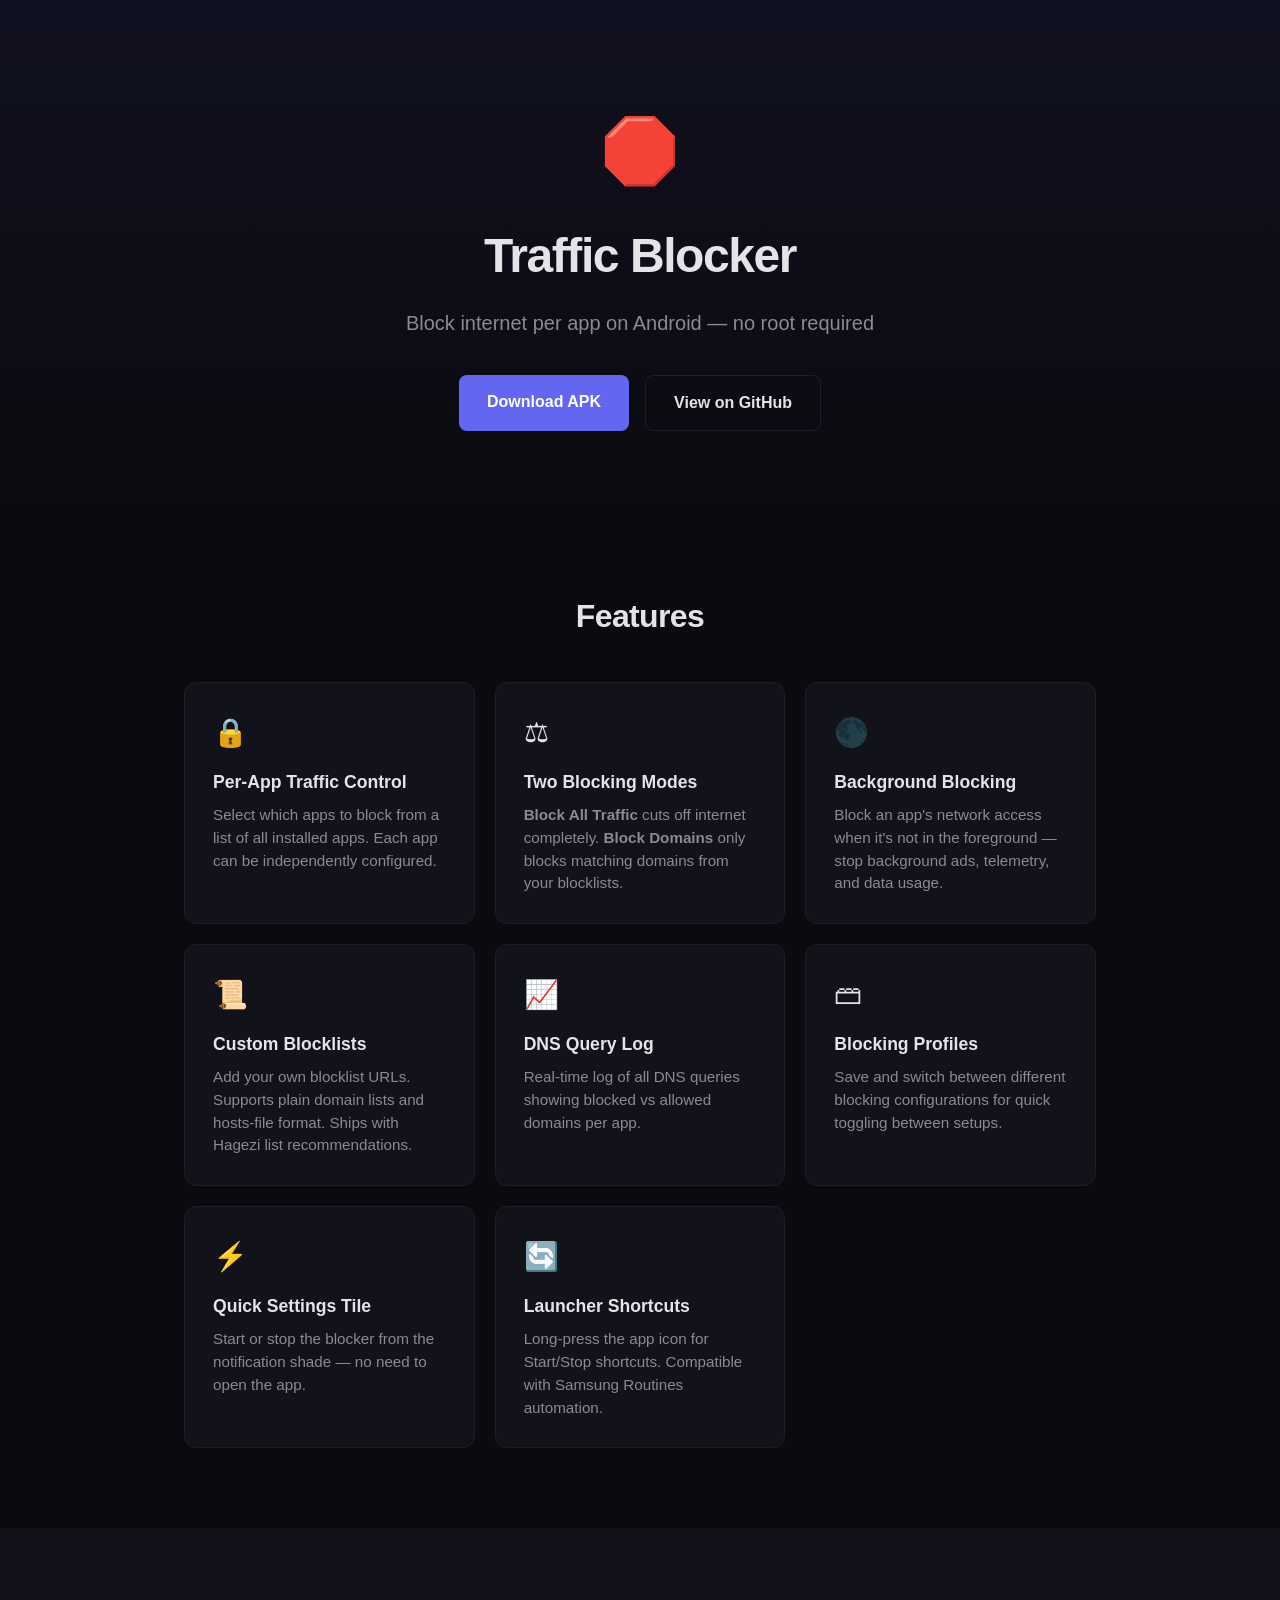
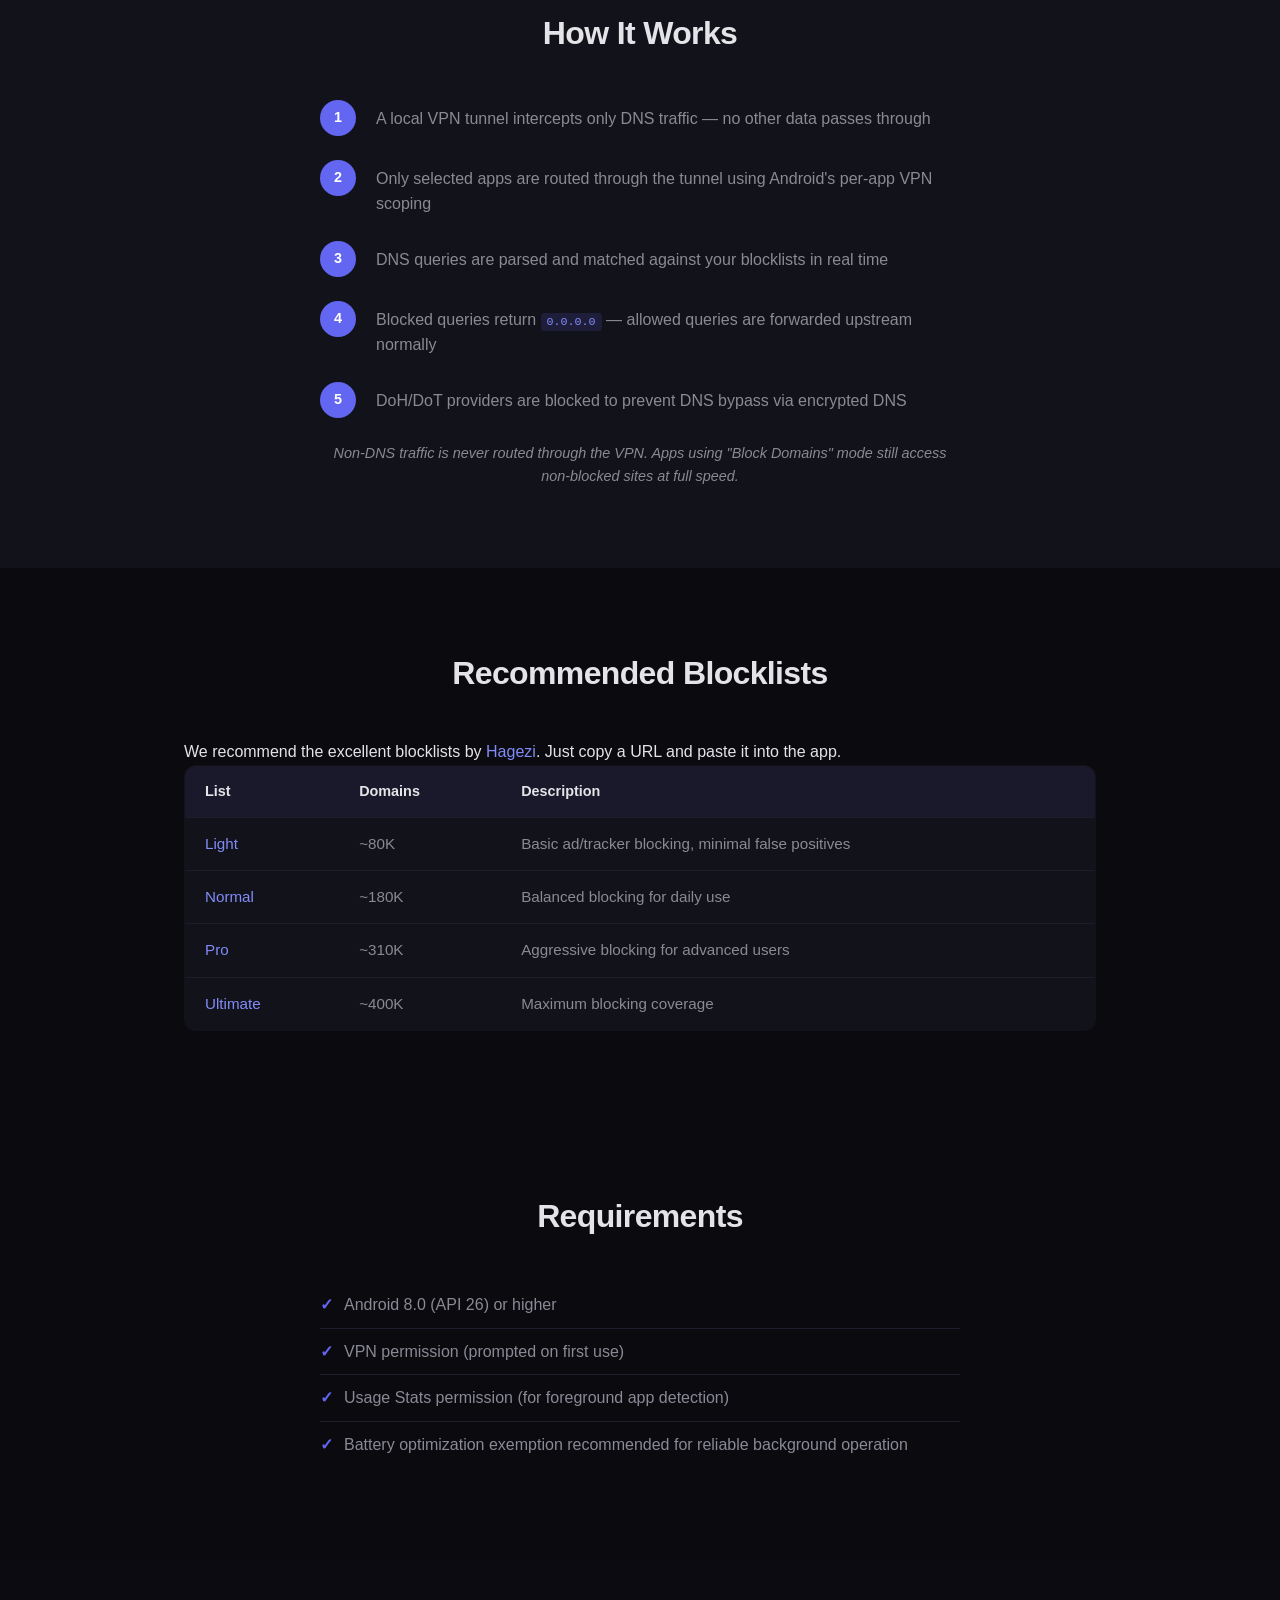
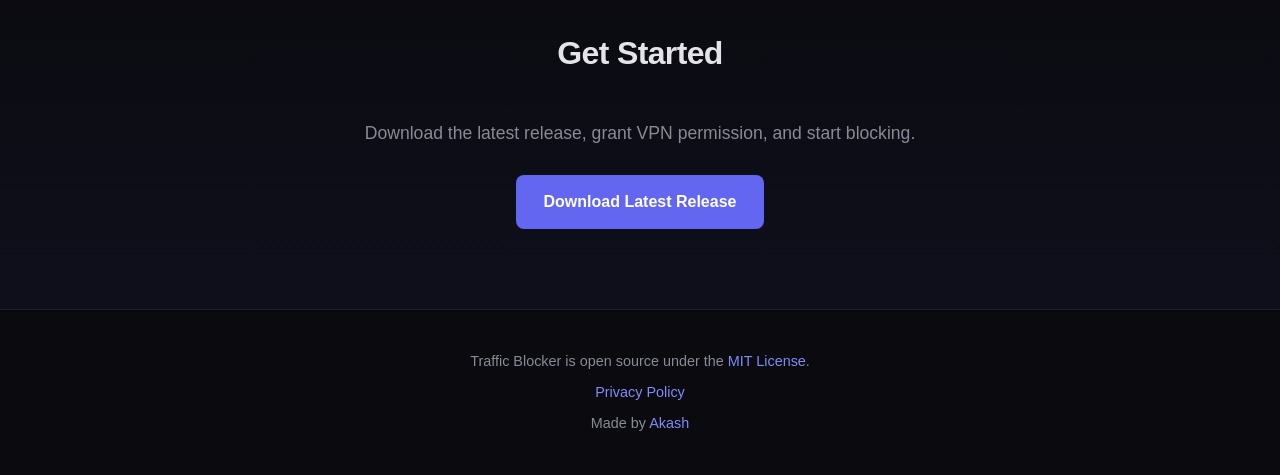
<file: docs/index.html>
<!DOCTYPE html>
<html lang="en">
<head>
  <meta charset="UTF-8">
  <meta name="viewport" content="width=device-width, initial-scale=1.0">
  <title>Traffic Blocker — Block Internet Per App on Android</title>
  <meta name="description" content="A no-root Android app that blocks internet access per app using a local VPN. Block all traffic or specific domains with custom blocklists.">
  <link rel="stylesheet" href="style.css">
</head>
<body>

<header class="hero">
  <div class="container">
    <div class="hero-icon">&#128721;</div>
    <h1>Traffic Blocker</h1>
    <p class="tagline">Block internet per app on Android — no root required</p>
    <div class="hero-actions">
      <a href="https://github.com/akash705/Traffic-Blocker/releases/latest" class="btn btn-primary">Download APK</a>
      <a href="https://github.com/akash705/Traffic-Blocker" class="btn btn-secondary">View on GitHub</a>
    </div>
  </div>
</header>

<main>
  <section class="features">
    <div class="container">
      <h2>Features</h2>
      <div class="feature-grid">
        <div class="feature-card">
          <div class="feature-icon">&#128274;</div>
          <h3>Per-App Traffic Control</h3>
          <p>Select which apps to block from a list of all installed apps. Each app can be independently configured.</p>
        </div>
        <div class="feature-card">
          <div class="feature-icon">&#9878;</div>
          <h3>Two Blocking Modes</h3>
          <p><strong>Block All Traffic</strong> cuts off internet completely. <strong>Block Domains</strong> only blocks matching domains from your blocklists.</p>
        </div>
        <div class="feature-card">
          <div class="feature-icon">&#127761;</div>
          <h3>Background Blocking</h3>
          <p>Block an app's network access when it's not in the foreground — stop background ads, telemetry, and data usage.</p>
        </div>
        <div class="feature-card">
          <div class="feature-icon">&#128220;</div>
          <h3>Custom Blocklists</h3>
          <p>Add your own blocklist URLs. Supports plain domain lists and hosts-file format. Ships with Hagezi list recommendations.</p>
        </div>
        <div class="feature-card">
          <div class="feature-icon">&#128200;</div>
          <h3>DNS Query Log</h3>
          <p>Real-time log of all DNS queries showing blocked vs allowed domains per app.</p>
        </div>
        <div class="feature-card">
          <div class="feature-icon">&#128451;</div>
          <h3>Blocking Profiles</h3>
          <p>Save and switch between different blocking configurations for quick toggling between setups.</p>
        </div>
        <div class="feature-card">
          <div class="feature-icon">&#9889;</div>
          <h3>Quick Settings Tile</h3>
          <p>Start or stop the blocker from the notification shade — no need to open the app.</p>
        </div>
        <div class="feature-card">
          <div class="feature-icon">&#128260;</div>
          <h3>Launcher Shortcuts</h3>
          <p>Long-press the app icon for Start/Stop shortcuts. Compatible with Samsung Routines automation.</p>
        </div>
      </div>
    </div>
  </section>

  <section class="how-it-works">
    <div class="container">
      <h2>How It Works</h2>
      <div class="steps">
        <div class="step">
          <span class="step-num">1</span>
          <p>A local VPN tunnel intercepts only DNS traffic — no other data passes through</p>
        </div>
        <div class="step">
          <span class="step-num">2</span>
          <p>Only selected apps are routed through the tunnel using Android's per-app VPN scoping</p>
        </div>
        <div class="step">
          <span class="step-num">3</span>
          <p>DNS queries are parsed and matched against your blocklists in real time</p>
        </div>
        <div class="step">
          <span class="step-num">4</span>
          <p>Blocked queries return <code>0.0.0.0</code> — allowed queries are forwarded upstream normally</p>
        </div>
        <div class="step">
          <span class="step-num">5</span>
          <p>DoH/DoT providers are blocked to prevent DNS bypass via encrypted DNS</p>
        </div>
      </div>
      <p class="note">Non-DNS traffic is never routed through the VPN. Apps using "Block Domains" mode still access non-blocked sites at full speed.</p>
    </div>
  </section>

  <section class="blocklists">
    <div class="container">
      <h2>Recommended Blocklists</h2>
      <p>We recommend the excellent blocklists by <a href="https://github.com/hagezi/dns-blocklists">Hagezi</a>. Just copy a URL and paste it into the app.</p>
      <div class="blocklist-table">
        <table>
          <thead>
            <tr><th>List</th><th>Domains</th><th>Description</th></tr>
          </thead>
          <tbody>
            <tr><td><a href="https://raw.githubusercontent.com/hagezi/dns-blocklists/main/domains/light.txt">Light</a></td><td>~80K</td><td>Basic ad/tracker blocking, minimal false positives</td></tr>
            <tr><td><a href="https://raw.githubusercontent.com/hagezi/dns-blocklists/main/domains/multi.txt">Normal</a></td><td>~180K</td><td>Balanced blocking for daily use</td></tr>
            <tr><td><a href="https://raw.githubusercontent.com/hagezi/dns-blocklists/main/domains/pro.txt">Pro</a></td><td>~310K</td><td>Aggressive blocking for advanced users</td></tr>
            <tr><td><a href="https://raw.githubusercontent.com/hagezi/dns-blocklists/main/domains/ultimate.txt">Ultimate</a></td><td>~400K</td><td>Maximum blocking coverage</td></tr>
          </tbody>
        </table>
      </div>
    </div>
  </section>

  <section class="requirements">
    <div class="container">
      <h2>Requirements</h2>
      <ul>
        <li>Android 8.0 (API 26) or higher</li>
        <li>VPN permission (prompted on first use)</li>
        <li>Usage Stats permission (for foreground app detection)</li>
        <li>Battery optimization exemption recommended for reliable background operation</li>
      </ul>
    </div>
  </section>

  <section class="cta">
    <div class="container">
      <h2>Get Started</h2>
      <p>Download the latest release, grant VPN permission, and start blocking.</p>
      <a href="https://github.com/akash705/Traffic-Blocker/releases/latest" class="btn btn-primary">Download Latest Release</a>
    </div>
  </section>
</main>

<footer>
  <div class="container">
    <p>Traffic Blocker is open source under the <a href="https://github.com/akash705/Traffic-Blocker/blob/main/LICENSE">MIT License</a>.</p>
    <p><a href="privacy.html">Privacy Policy</a></p>
    <p>Made by <a href="https://github.com/akash705">Akash</a></p>
  </div>
</footer>

</body>
</html>
</file>
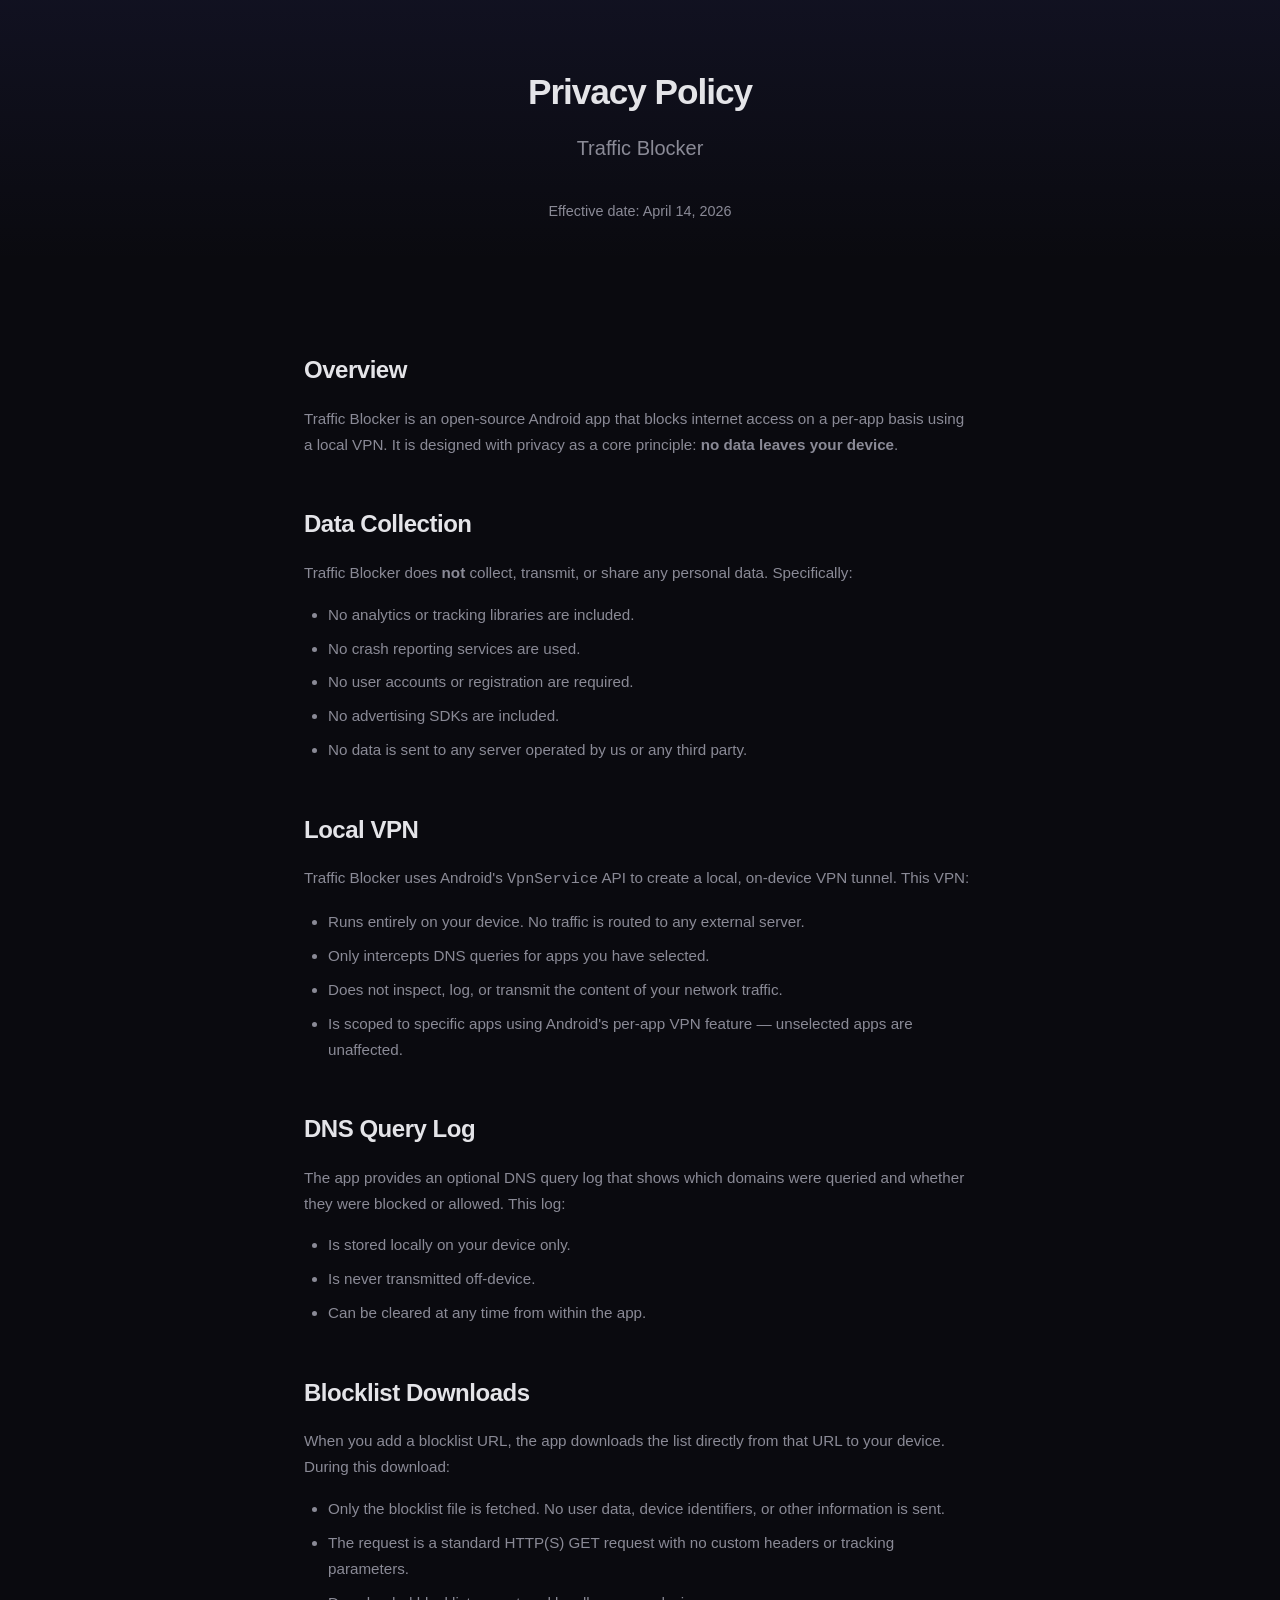
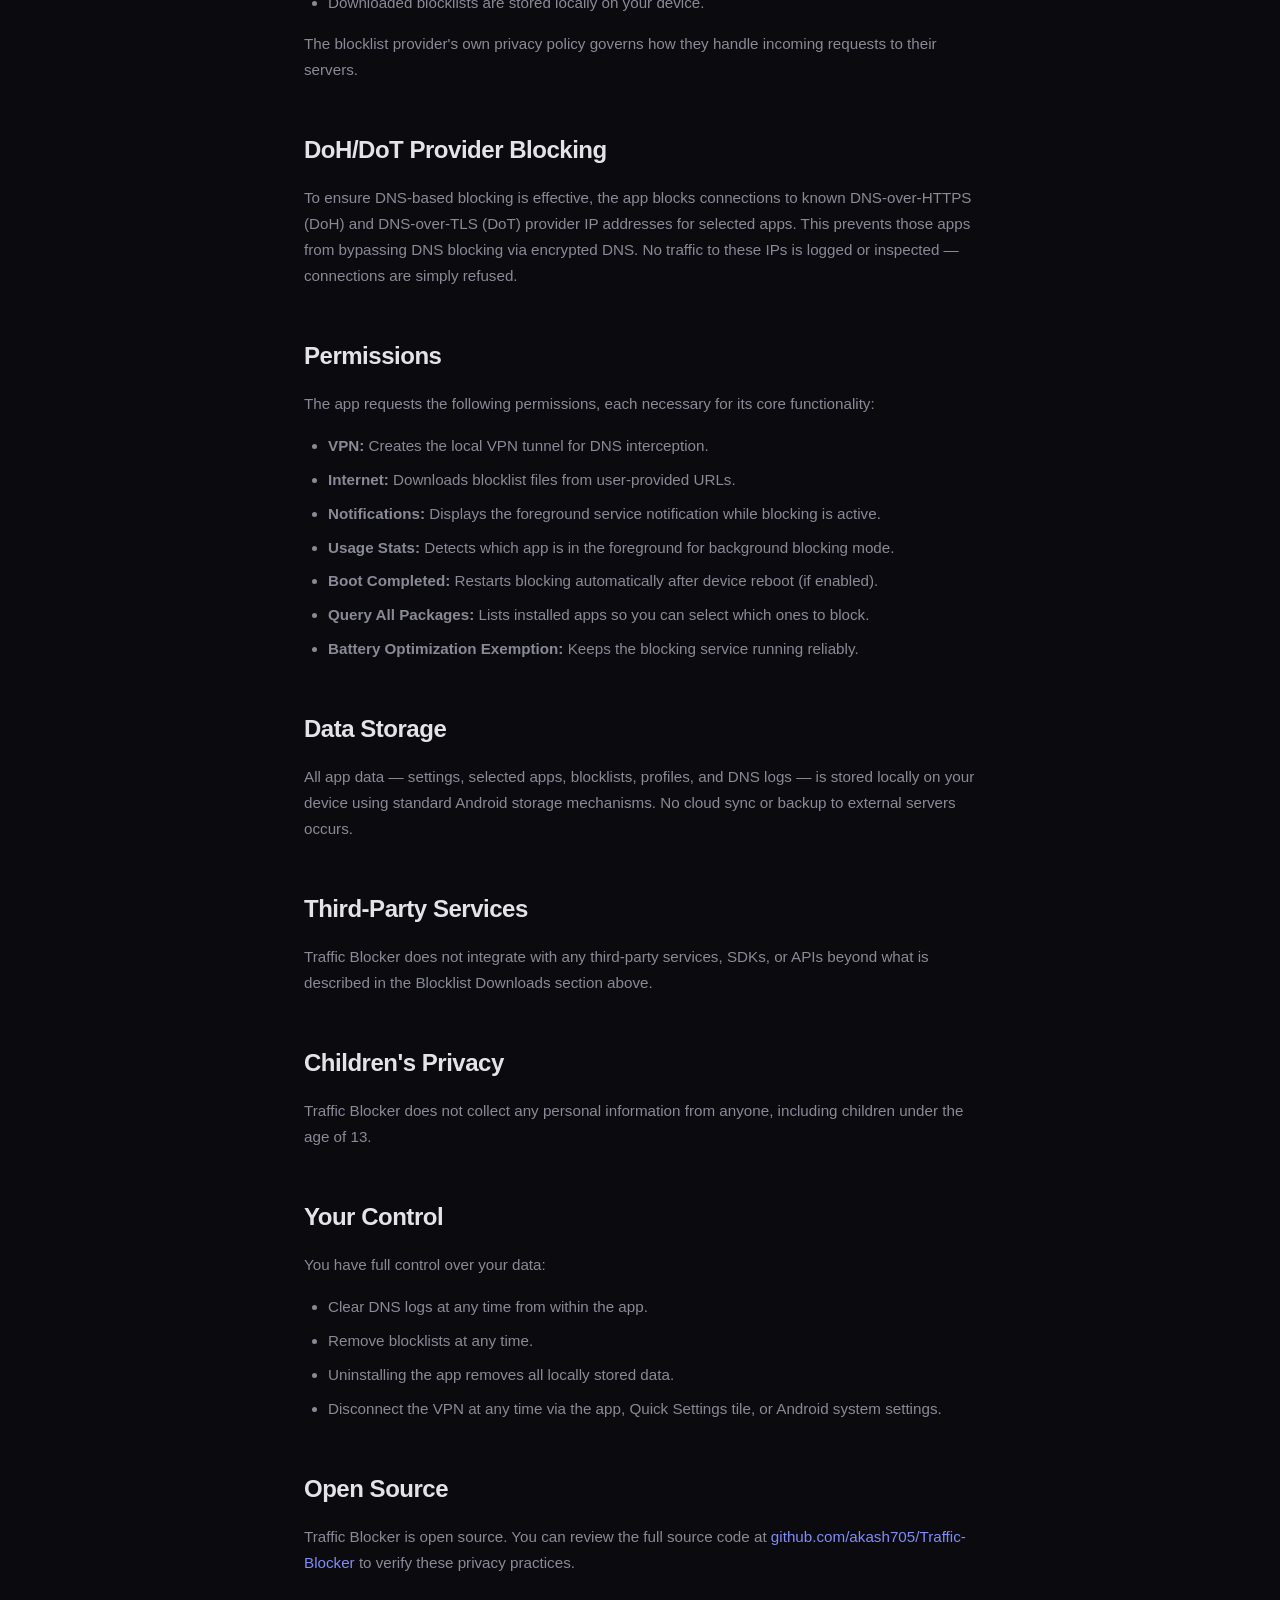
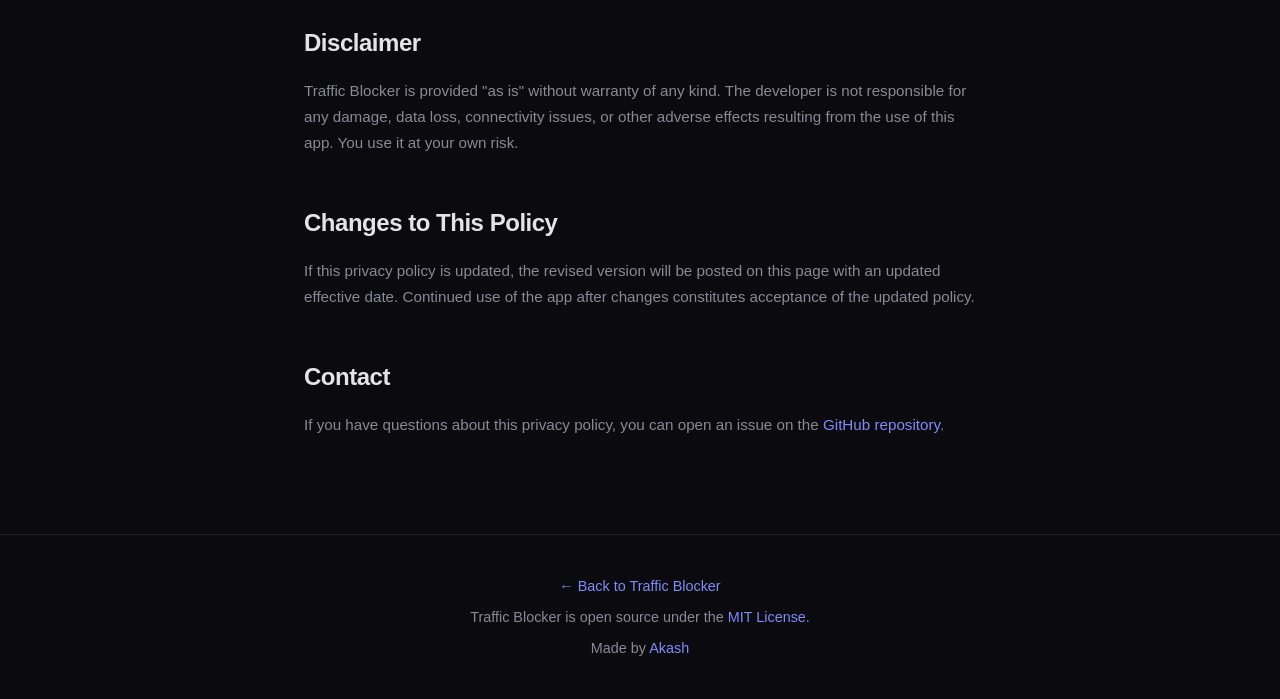
<file: docs/privacy.html>
<!DOCTYPE html>
<html lang="en">
<head>
  <meta charset="UTF-8">
  <meta name="viewport" content="width=device-width, initial-scale=1.0">
  <title>Privacy Policy — Traffic Blocker</title>
  <meta name="description" content="Privacy Policy for Traffic Blocker, a no-root Android app that blocks internet access per app using a local VPN.">
  <link rel="stylesheet" href="style.css">
  <style>
    .policy { max-width: 720px; margin: 0 auto; }
    .policy h2 { text-align: left; font-size: 1.5rem; margin-bottom: 16px; margin-top: 48px; }
    .policy p, .policy li { color: var(--text-muted); font-size: 0.95rem; line-height: 1.7; }
    .policy p { margin-bottom: 16px; }
    .policy ul { margin: 12px 0 16px 24px; }
    .policy li { margin-bottom: 8px; }
    .policy-date { color: var(--text-muted); font-size: 0.9rem; margin-top: 8px; }
  </style>
</head>
<body>

<header class="hero" style="padding: 64px 0 40px;">
  <div class="container">
    <h1 style="font-size: 2.2rem;">Privacy Policy</h1>
    <p class="tagline">Traffic Blocker</p>
    <p class="policy-date">Effective date: April 14, 2026</p>
  </div>
</header>

<main>
  <section style="padding: 40px 0 80px;">
    <div class="container policy">

      <h2>Overview</h2>
      <p>Traffic Blocker is an open-source Android app that blocks internet access on a per-app basis using a local VPN. It is designed with privacy as a core principle: <strong>no data leaves your device</strong>.</p>

      <h2>Data Collection</h2>
      <p>Traffic Blocker does <strong>not</strong> collect, transmit, or share any personal data. Specifically:</p>
      <ul>
        <li>No analytics or tracking libraries are included.</li>
        <li>No crash reporting services are used.</li>
        <li>No user accounts or registration are required.</li>
        <li>No advertising SDKs are included.</li>
        <li>No data is sent to any server operated by us or any third party.</li>
      </ul>

      <h2>Local VPN</h2>
      <p>Traffic Blocker uses Android's <code>VpnService</code> API to create a local, on-device VPN tunnel. This VPN:</p>
      <ul>
        <li>Runs entirely on your device. No traffic is routed to any external server.</li>
        <li>Only intercepts DNS queries for apps you have selected.</li>
        <li>Does not inspect, log, or transmit the content of your network traffic.</li>
        <li>Is scoped to specific apps using Android's per-app VPN feature — unselected apps are unaffected.</li>
      </ul>

      <h2>DNS Query Log</h2>
      <p>The app provides an optional DNS query log that shows which domains were queried and whether they were blocked or allowed. This log:</p>
      <ul>
        <li>Is stored locally on your device only.</li>
        <li>Is never transmitted off-device.</li>
        <li>Can be cleared at any time from within the app.</li>
      </ul>

      <h2>Blocklist Downloads</h2>
      <p>When you add a blocklist URL, the app downloads the list directly from that URL to your device. During this download:</p>
      <ul>
        <li>Only the blocklist file is fetched. No user data, device identifiers, or other information is sent.</li>
        <li>The request is a standard HTTP(S) GET request with no custom headers or tracking parameters.</li>
        <li>Downloaded blocklists are stored locally on your device.</li>
      </ul>
      <p>The blocklist provider's own privacy policy governs how they handle incoming requests to their servers.</p>

      <h2>DoH/DoT Provider Blocking</h2>
      <p>To ensure DNS-based blocking is effective, the app blocks connections to known DNS-over-HTTPS (DoH) and DNS-over-TLS (DoT) provider IP addresses for selected apps. This prevents those apps from bypassing DNS blocking via encrypted DNS. No traffic to these IPs is logged or inspected — connections are simply refused.</p>

      <h2>Permissions</h2>
      <p>The app requests the following permissions, each necessary for its core functionality:</p>
      <ul>
        <li><strong>VPN:</strong> Creates the local VPN tunnel for DNS interception.</li>
        <li><strong>Internet:</strong> Downloads blocklist files from user-provided URLs.</li>
        <li><strong>Notifications:</strong> Displays the foreground service notification while blocking is active.</li>
        <li><strong>Usage Stats:</strong> Detects which app is in the foreground for background blocking mode.</li>
        <li><strong>Boot Completed:</strong> Restarts blocking automatically after device reboot (if enabled).</li>
        <li><strong>Query All Packages:</strong> Lists installed apps so you can select which ones to block.</li>
        <li><strong>Battery Optimization Exemption:</strong> Keeps the blocking service running reliably.</li>
      </ul>

      <h2>Data Storage</h2>
      <p>All app data — settings, selected apps, blocklists, profiles, and DNS logs — is stored locally on your device using standard Android storage mechanisms. No cloud sync or backup to external servers occurs.</p>

      <h2>Third-Party Services</h2>
      <p>Traffic Blocker does not integrate with any third-party services, SDKs, or APIs beyond what is described in the Blocklist Downloads section above.</p>

      <h2>Children's Privacy</h2>
      <p>Traffic Blocker does not collect any personal information from anyone, including children under the age of 13.</p>

      <h2>Your Control</h2>
      <p>You have full control over your data:</p>
      <ul>
        <li>Clear DNS logs at any time from within the app.</li>
        <li>Remove blocklists at any time.</li>
        <li>Uninstalling the app removes all locally stored data.</li>
        <li>Disconnect the VPN at any time via the app, Quick Settings tile, or Android system settings.</li>
      </ul>

      <h2>Open Source</h2>
      <p>Traffic Blocker is open source. You can review the full source code at <a href="https://github.com/akash705/Traffic-Blocker">github.com/akash705/Traffic-Blocker</a> to verify these privacy practices.</p>

      <h2>Disclaimer</h2>
      <p>Traffic Blocker is provided "as is" without warranty of any kind. The developer is not responsible for any damage, data loss, connectivity issues, or other adverse effects resulting from the use of this app. You use it at your own risk.</p>

      <h2>Changes to This Policy</h2>
      <p>If this privacy policy is updated, the revised version will be posted on this page with an updated effective date. Continued use of the app after changes constitutes acceptance of the updated policy.</p>

      <h2>Contact</h2>
      <p>If you have questions about this privacy policy, you can open an issue on the <a href="https://github.com/akash705/Traffic-Blocker/issues">GitHub repository</a>.</p>

    </div>
  </section>
</main>

<footer>
  <div class="container">
    <p><a href="index.html">&larr; Back to Traffic Blocker</a></p>
    <p>Traffic Blocker is open source under the <a href="https://github.com/akash705/Traffic-Blocker/blob/main/LICENSE">MIT License</a>.</p>
    <p>Made by <a href="https://github.com/akash705">Akash</a></p>
  </div>
</footer>

</body>
</html>
</file>
<file: docs/style.css>
*,
*::before,
*::after {
  margin: 0;
  padding: 0;
  box-sizing: border-box;
}

:root {
  --bg: #0a0a0f;
  --bg-card: #12121a;
  --bg-card-hover: #1a1a26;
  --text: #e4e4e8;
  --text-muted: #8a8a96;
  --accent: #6366f1;
  --accent-hover: #818cf8;
  --accent-glow: rgba(99, 102, 241, 0.15);
  --border: #1e1e2a;
  --radius: 12px;
}

html {
  scroll-behavior: smooth;
}

body {
  font-family: -apple-system, BlinkMacSystemFont, "Segoe UI", Roboto, "Helvetica Neue", Arial, sans-serif;
  background: var(--bg);
  color: var(--text);
  line-height: 1.6;
  -webkit-font-smoothing: antialiased;
}

.container {
  max-width: 960px;
  margin: 0 auto;
  padding: 0 24px;
}

a {
  color: var(--accent-hover);
  text-decoration: none;
}

a:hover {
  text-decoration: underline;
}

/* Hero */

.hero {
  padding: 100px 0 80px;
  text-align: center;
  background: linear-gradient(180deg, rgba(99, 102, 241, 0.08) 0%, transparent 100%);
}

.hero-icon {
  font-size: 64px;
  margin-bottom: 16px;
}

.hero h1 {
  font-size: 3rem;
  font-weight: 800;
  letter-spacing: -0.03em;
  margin-bottom: 12px;
}

.tagline {
  font-size: 1.25rem;
  color: var(--text-muted);
  margin-bottom: 36px;
}

.hero-actions {
  display: flex;
  gap: 16px;
  justify-content: center;
  flex-wrap: wrap;
}

/* Buttons */

.btn {
  display: inline-block;
  padding: 14px 28px;
  border-radius: 8px;
  font-size: 1rem;
  font-weight: 600;
  text-decoration: none;
  transition: all 0.2s ease;
}

.btn:hover {
  text-decoration: none;
}

.btn-primary {
  background: var(--accent);
  color: #fff;
}

.btn-primary:hover {
  background: var(--accent-hover);
  box-shadow: 0 0 24px var(--accent-glow);
}

.btn-secondary {
  background: transparent;
  color: var(--text);
  border: 1px solid var(--border);
}

.btn-secondary:hover {
  border-color: var(--accent);
  color: var(--accent-hover);
}

/* Sections */

section {
  padding: 80px 0;
}

section h2 {
  font-size: 2rem;
  font-weight: 700;
  letter-spacing: -0.02em;
  margin-bottom: 40px;
  text-align: center;
}

/* Features */

.feature-grid {
  display: grid;
  grid-template-columns: repeat(auto-fit, minmax(260px, 1fr));
  gap: 20px;
}

.feature-card {
  background: var(--bg-card);
  border: 1px solid var(--border);
  border-radius: var(--radius);
  padding: 28px;
  transition: background 0.2s ease, border-color 0.2s ease;
}

.feature-card:hover {
  background: var(--bg-card-hover);
  border-color: var(--accent);
}

.feature-icon {
  font-size: 28px;
  margin-bottom: 12px;
}

.feature-card h3 {
  font-size: 1.1rem;
  font-weight: 600;
  margin-bottom: 8px;
}

.feature-card p {
  color: var(--text-muted);
  font-size: 0.95rem;
  line-height: 1.5;
}

/* How It Works */

.how-it-works {
  background: var(--bg-card);
}

.steps {
  max-width: 640px;
  margin: 0 auto 24px;
}

.step {
  display: flex;
  align-items: flex-start;
  gap: 20px;
  margin-bottom: 24px;
}

.step-num {
  flex-shrink: 0;
  width: 36px;
  height: 36px;
  background: var(--accent);
  color: #fff;
  border-radius: 50%;
  display: flex;
  align-items: center;
  justify-content: center;
  font-weight: 700;
  font-size: 0.9rem;
}

.step p {
  padding-top: 6px;
  color: var(--text-muted);
}

.step code {
  background: rgba(99, 102, 241, 0.15);
  padding: 2px 6px;
  border-radius: 4px;
  font-size: 0.9em;
  color: var(--accent-hover);
}

.note {
  text-align: center;
  color: var(--text-muted);
  font-size: 0.9rem;
  font-style: italic;
  max-width: 640px;
  margin: 0 auto;
}

/* Blocklists */

.blocklist-table {
  overflow-x: auto;
}

table {
  width: 100%;
  border-collapse: collapse;
  background: var(--bg-card);
  border-radius: var(--radius);
  overflow: hidden;
  border: 1px solid var(--border);
}

th, td {
  padding: 14px 20px;
  text-align: left;
}

th {
  background: rgba(99, 102, 241, 0.08);
  font-weight: 600;
  font-size: 0.9rem;
  color: var(--text);
  border-bottom: 1px solid var(--border);
}

td {
  color: var(--text-muted);
  font-size: 0.95rem;
  border-bottom: 1px solid var(--border);
}

tr:last-child td {
  border-bottom: none;
}

/* Requirements */

.requirements ul {
  max-width: 640px;
  margin: 0 auto;
  list-style: none;
}

.requirements li {
  padding: 10px 0;
  color: var(--text-muted);
  border-bottom: 1px solid var(--border);
  padding-left: 24px;
  position: relative;
}

.requirements li::before {
  content: "\2713";
  position: absolute;
  left: 0;
  color: var(--accent);
  font-weight: 700;
}

.requirements li:last-child {
  border-bottom: none;
}

/* CTA */

.cta {
  text-align: center;
  background: linear-gradient(180deg, transparent 0%, rgba(99, 102, 241, 0.06) 100%);
}

.cta p {
  color: var(--text-muted);
  margin-bottom: 28px;
  font-size: 1.1rem;
}

/* Footer */

footer {
  padding: 40px 0;
  text-align: center;
  border-top: 1px solid var(--border);
}

footer p {
  color: var(--text-muted);
  font-size: 0.9rem;
  margin-bottom: 8px;
}

footer p:last-child {
  margin-bottom: 0;
}

/* Mobile */

@media (max-width: 640px) {
  .hero {
    padding: 64px 0 48px;
  }

  .hero h1 {
    font-size: 2.2rem;
  }

  .tagline {
    font-size: 1.05rem;
  }

  section {
    padding: 56px 0;
  }

  section h2 {
    font-size: 1.6rem;
    margin-bottom: 28px;
  }

  .feature-grid {
    grid-template-columns: 1fr;
  }
}
</file>
